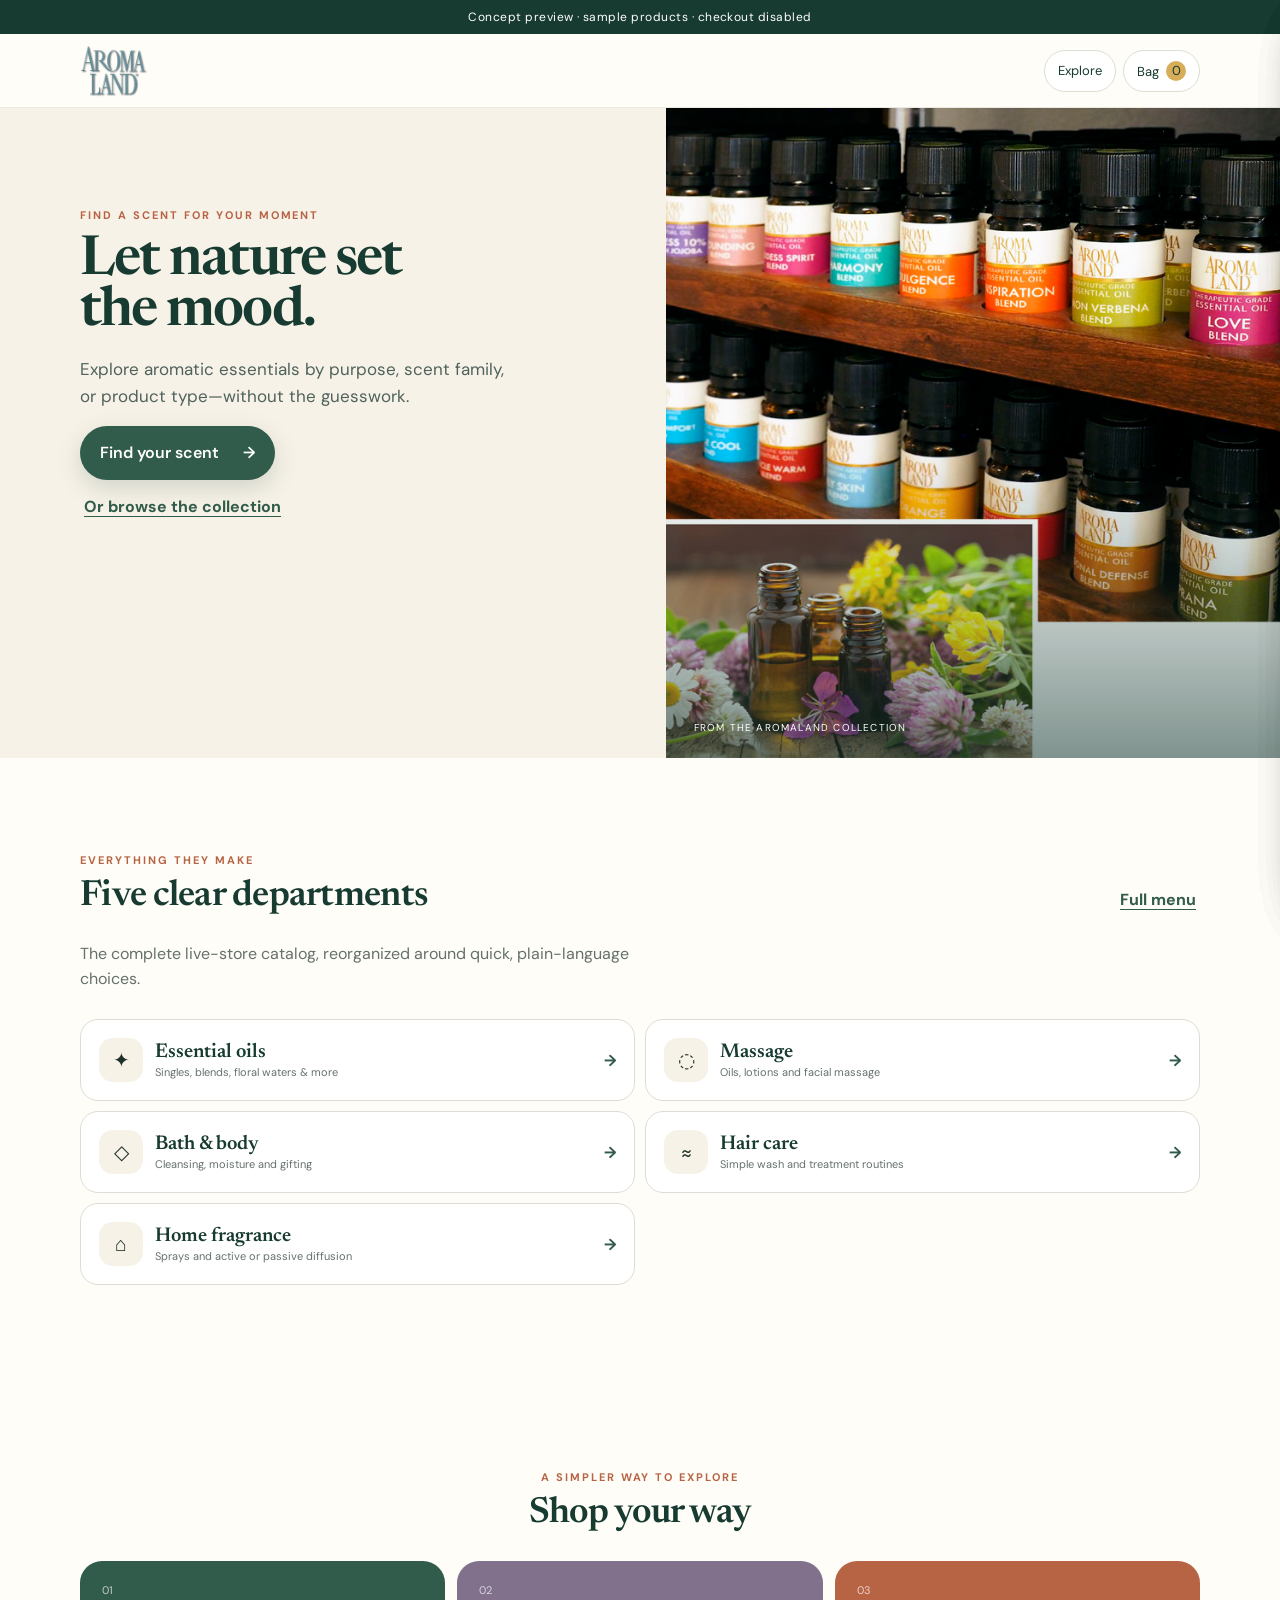
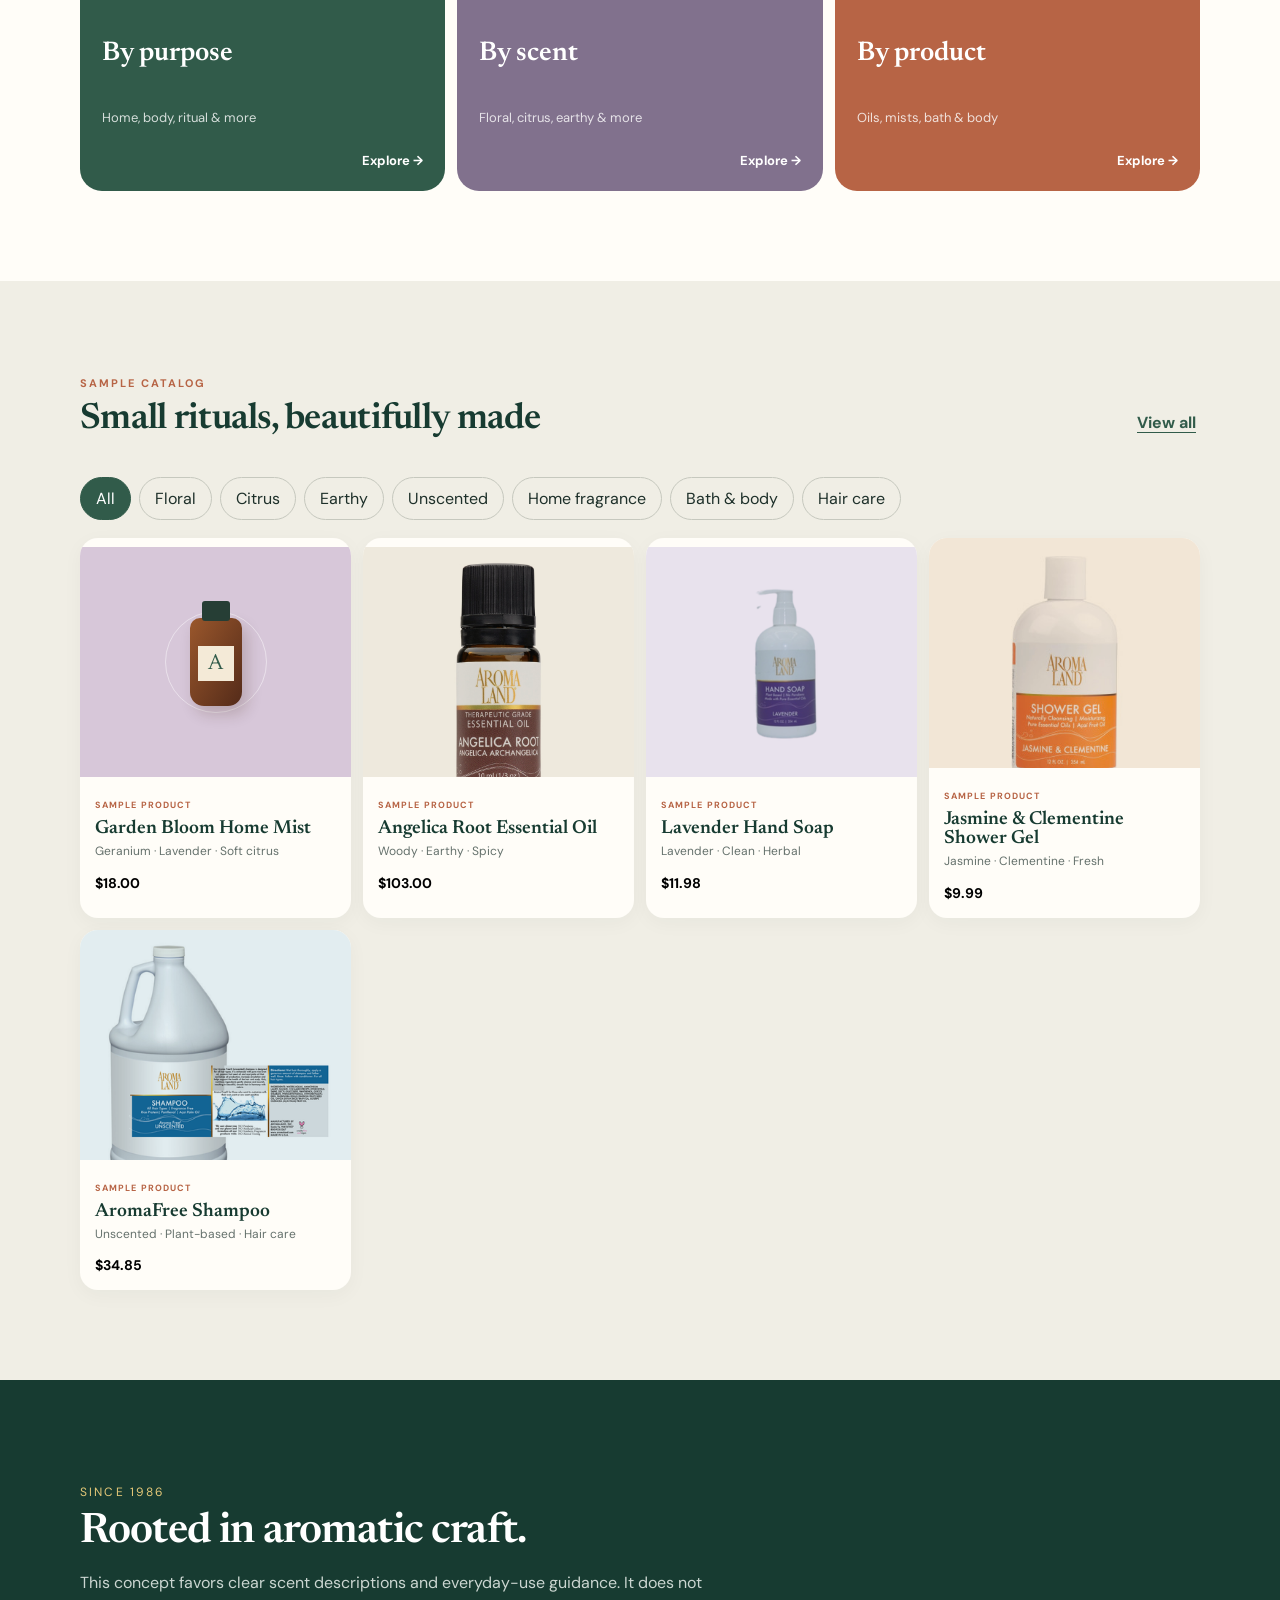
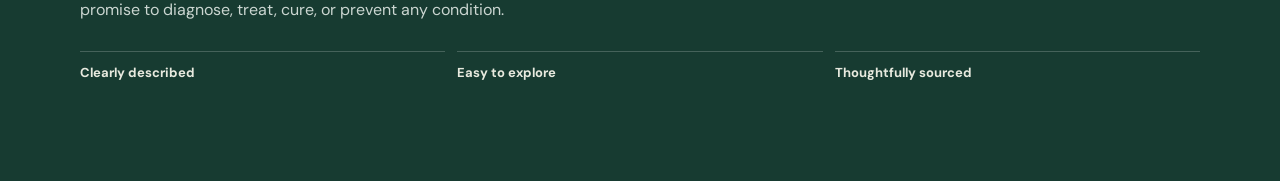
<file: aromaland-storefront-shell/index.html>
<!doctype html>
<html lang="en">
<head>
  <meta charset="utf-8" />
  <meta name="viewport" content="width=device-width, initial-scale=1" />
  <meta name="theme-color" content="#315b4a" />
  <title>Aromaland — Mobile Storefront Concept</title>
  <meta name="description" content="A mobile-first Aromaland storefront concept using sample product data." />
  <link rel="preconnect" href="https://fonts.googleapis.com">
  <link rel="preconnect" href="https://fonts.gstatic.com" crossorigin>
  <link href="https://fonts.googleapis.com/css2?family=DM+Sans:wght@400;500;600;700&family=Newsreader:opsz,wght@6..72,500;6..72,600&display=swap" rel="stylesheet">
  <link rel="stylesheet" href="styles.css" />
</head>
<body>
  <div class="demo-bar">Concept preview · sample products · checkout disabled</div>
  <header class="site-header">
    <a class="brand" href="#home" aria-label="Aromaland concept home">
      <img src="assets/images/aromaland-logo.webp" alt="Aromaland" />
    </a>
    <div class="header-actions"><button class="icon-button" id="menuButton" aria-label="Explore all departments">Explore</button><button class="icon-button" id="cartButton" aria-label="Open demo bag">Bag <span id="bagCount">0</span></button></div>
  </header>

  <main id="app">
    <section class="hero" id="home">
      <div class="eyebrow">Find a scent for your moment</div>
      <h1>Let nature set the mood.</h1>
      <p>Explore aromatic essentials by purpose, scent family, or product type—without the guesswork.</p>
      <button class="primary" data-action="start-quiz">Find your scent <span>→</span></button>
      <button class="text-link" data-scroll="shop">Or browse the collection</button>
      <figure class="hero-photo"><img src="assets/images/hero-essential-oils.jpg" alt="Aromaland essential oil collection displayed with aromatic flowers" /><figcaption>From the Aromaland collection</figcaption></figure>
    </section>

    <section class="departments" id="departments">
      <div class="section-heading row"><div><span class="eyebrow">Everything they make</span><h2>Five clear departments</h2></div><button class="text-link" data-action="open-menu">Full menu</button></div>
      <p class="section-intro">The complete live-store catalog, reorganized around quick, plain-language choices.</p>
      <div class="department-grid" id="departmentGrid"></div>
    </section>

    <section class="browse" id="shop">
      <div class="section-heading"><span class="eyebrow">A simpler way to explore</span><h2>Shop your way</h2></div>
      <div class="shop-paths">
        <button class="path-card" data-filter-type="purpose"><span>01</span><strong>By purpose</strong><small>Home, body, ritual & more</small><b>Explore →</b></button>
        <button class="path-card lavender" data-filter-type="scent"><span>02</span><strong>By scent</strong><small>Floral, citrus, earthy & more</small><b>Explore →</b></button>
        <button class="path-card clay" data-filter-type="type"><span>03</span><strong>By product</strong><small>Oils, mists, bath & body</small><b>Explore →</b></button>
      </div>
    </section>

    <section class="featured">
      <div class="section-heading row"><div><span class="eyebrow">Sample catalog</span><h2>Small rituals, beautifully made</h2></div><button class="text-link" data-filter-type="all">View all</button></div>
      <div class="chip-row" id="chips" aria-label="Product filters"></div>
      <div class="product-grid" id="productGrid"></div>
    </section>

    <section class="trust">
      <span>Since 1986</span><h2>Rooted in aromatic craft.</h2>
      <p>This concept favors clear scent descriptions and everyday-use guidance. It does not promise to diagnose, treat, cure, or prevent any condition.</p>
      <div><b>Clearly described</b><b>Easy to explore</b><b>Thoughtfully sourced</b></div>
    </section>
  </main>

  <nav class="bottom-nav" aria-label="Primary navigation">
    <a href="#home" class="active"><span>⌂</span>Home</a>
    <a href="#shop"><span>⌕</span>Shop</a>
    <button data-action="start-quiz"><span>✿</span>Find a scent</button>
    <button id="bagNav"><span>□</span>Bag</button>
  </nav>

  <div class="sheet-backdrop" id="backdrop" hidden></div>
  <aside class="sheet" id="quizSheet" aria-hidden="true" aria-label="Find your scent">
    <div class="sheet-handle"></div><button class="close" data-close aria-label="Close">×</button>
    <div id="quizContent"></div>
  </aside>
  <aside class="sheet" id="productSheet" aria-hidden="true" aria-label="Product details"><div class="sheet-handle"></div><button class="close" data-close aria-label="Close">×</button><div id="productContent"></div></aside>
  <aside class="sheet" id="cartSheet" aria-hidden="true" aria-label="Demo bag"><div class="sheet-handle"></div><button class="close" data-close aria-label="Close">×</button><div id="cartContent"></div></aside>
  <aside class="sheet menu-sheet" id="menuSheet" aria-hidden="true" aria-label="Explore Aromaland departments"><div class="sheet-handle"></div><button class="close" data-close aria-label="Close">×</button><div id="menuContent"></div></aside>

  <script src="app.js"></script>
</body>
</html>
</file>
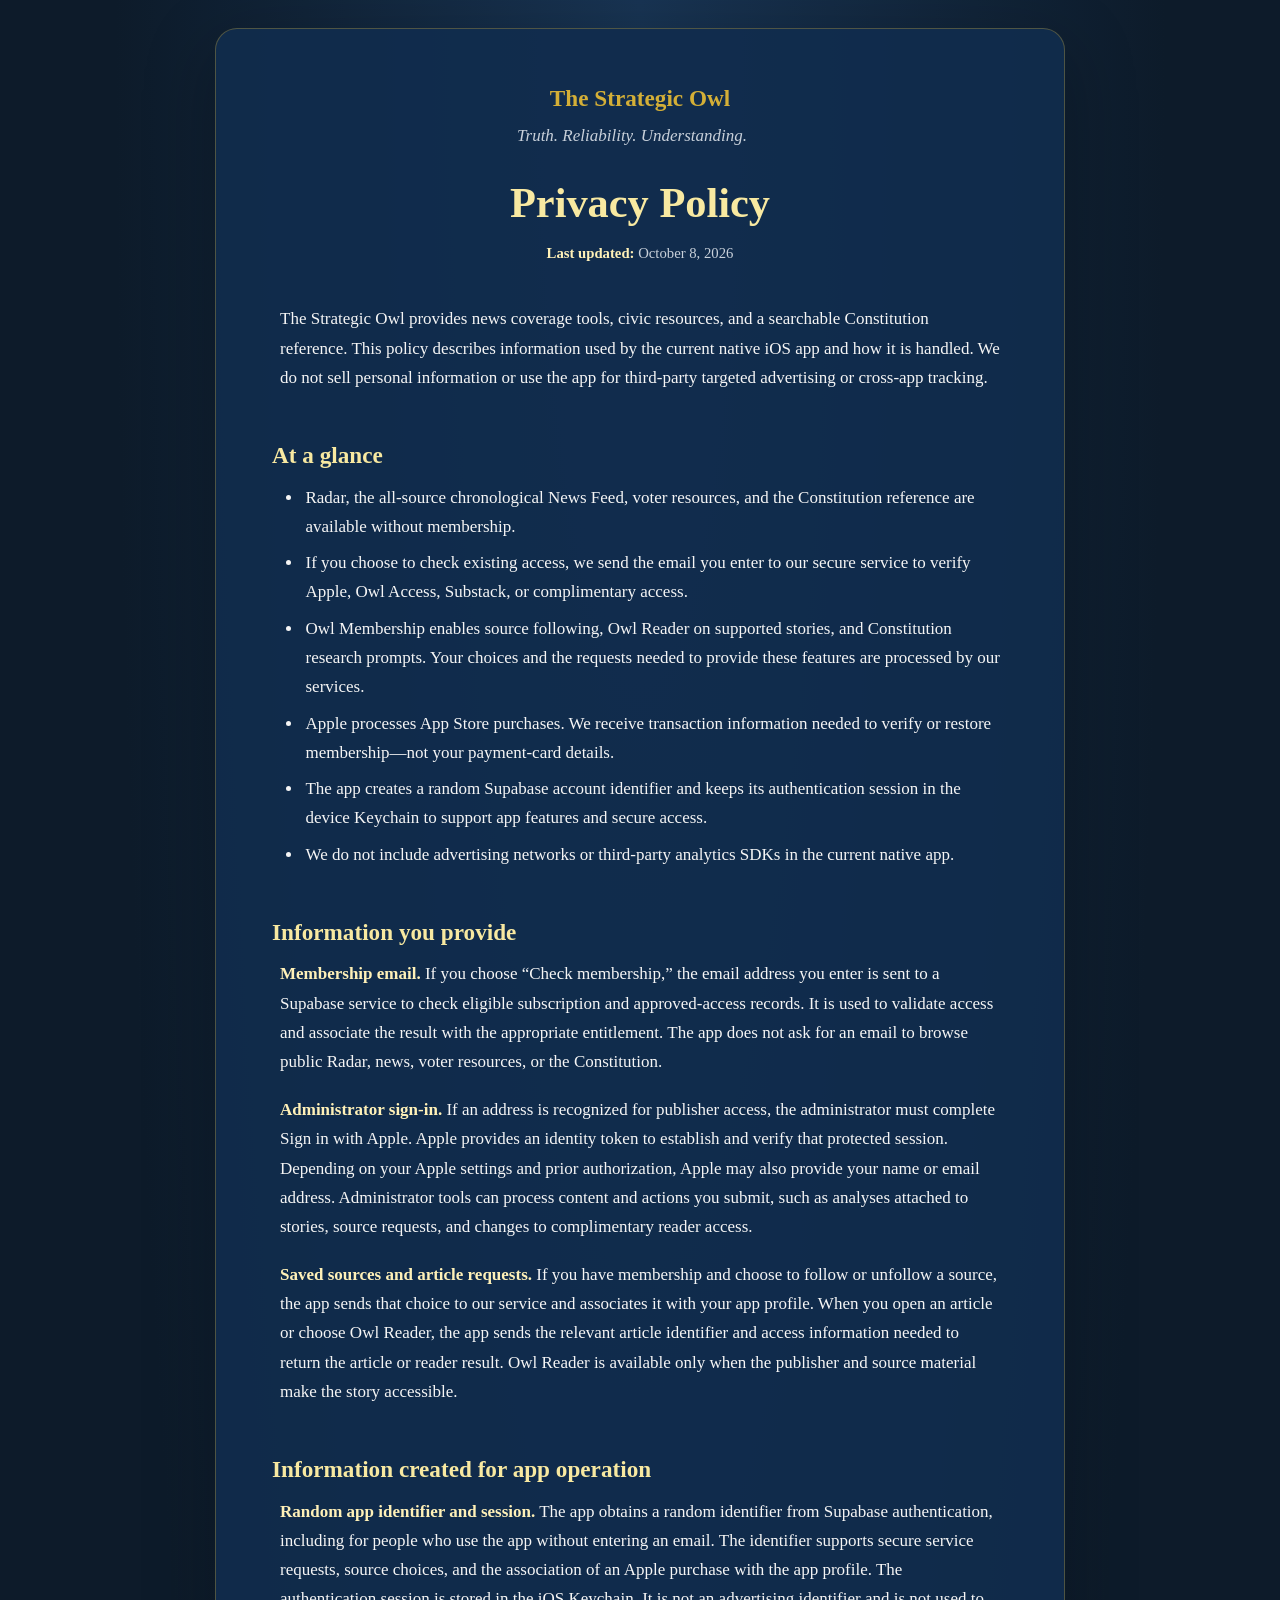
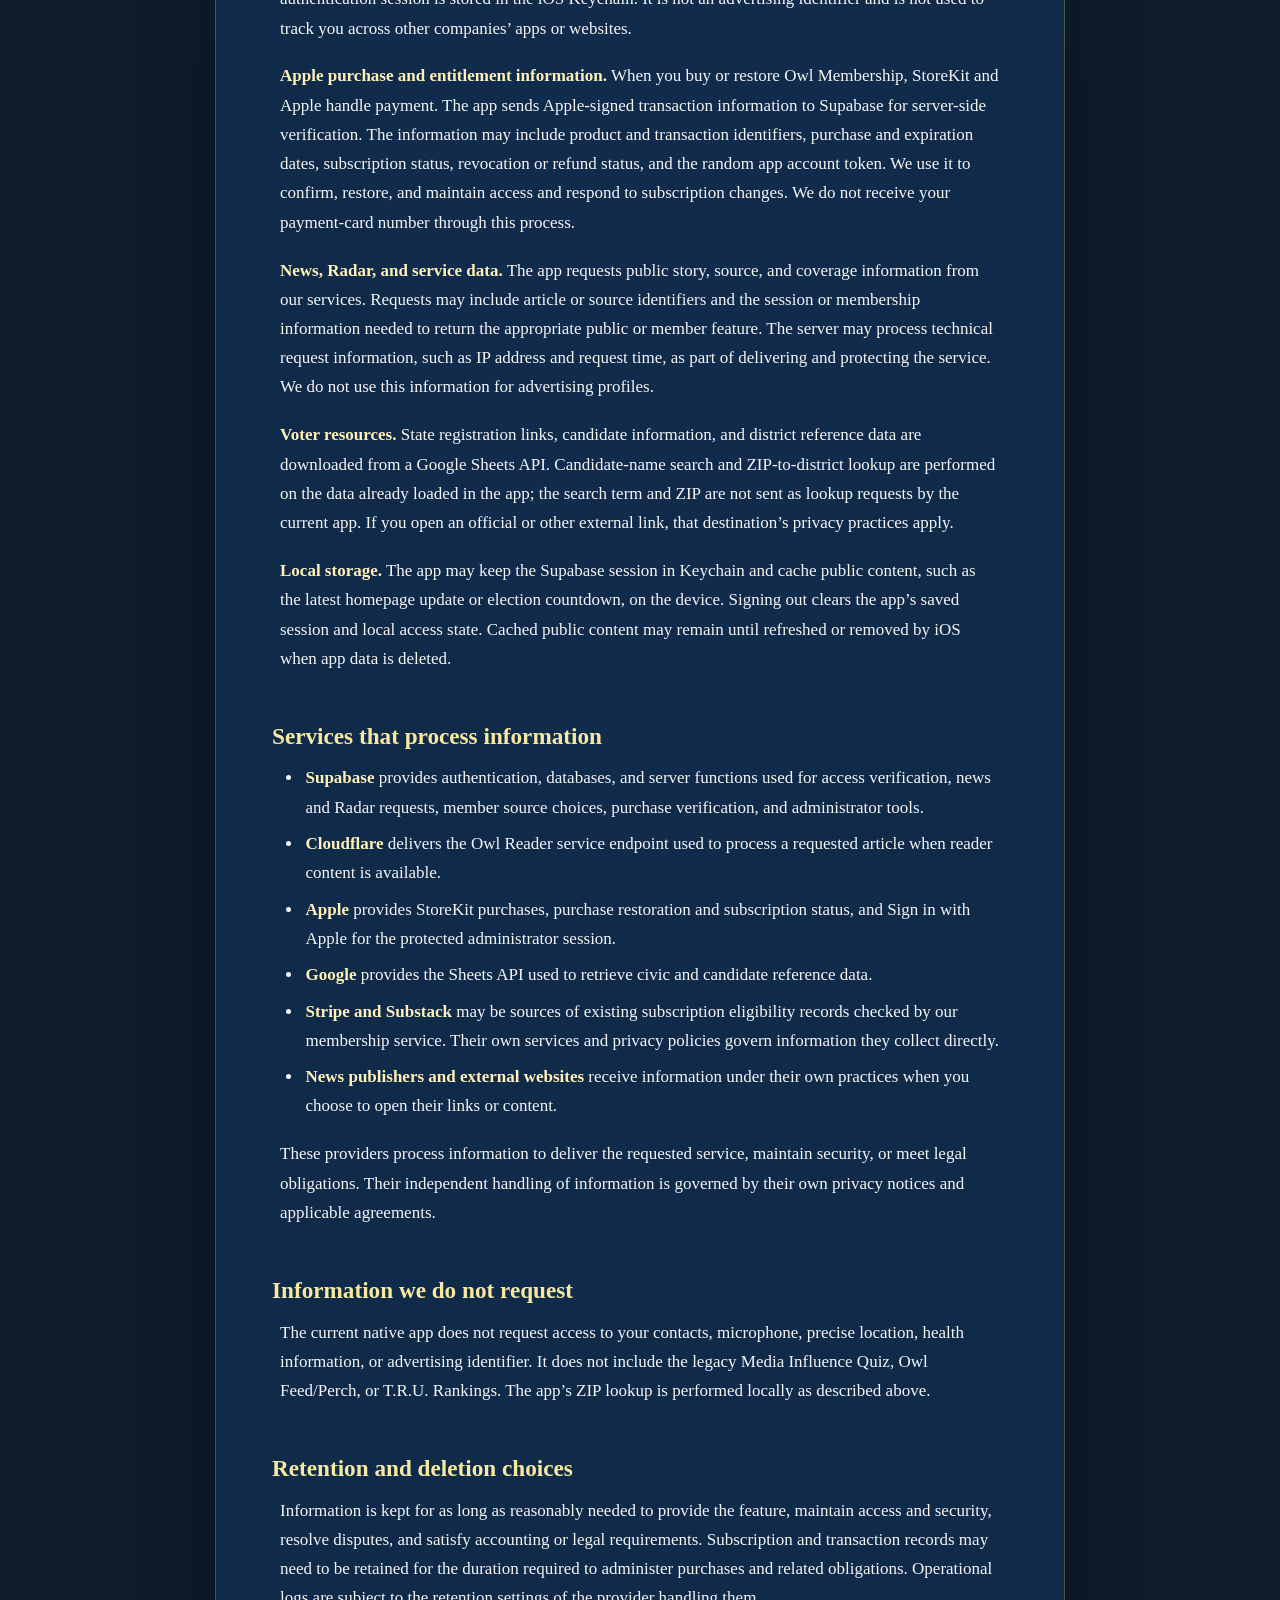
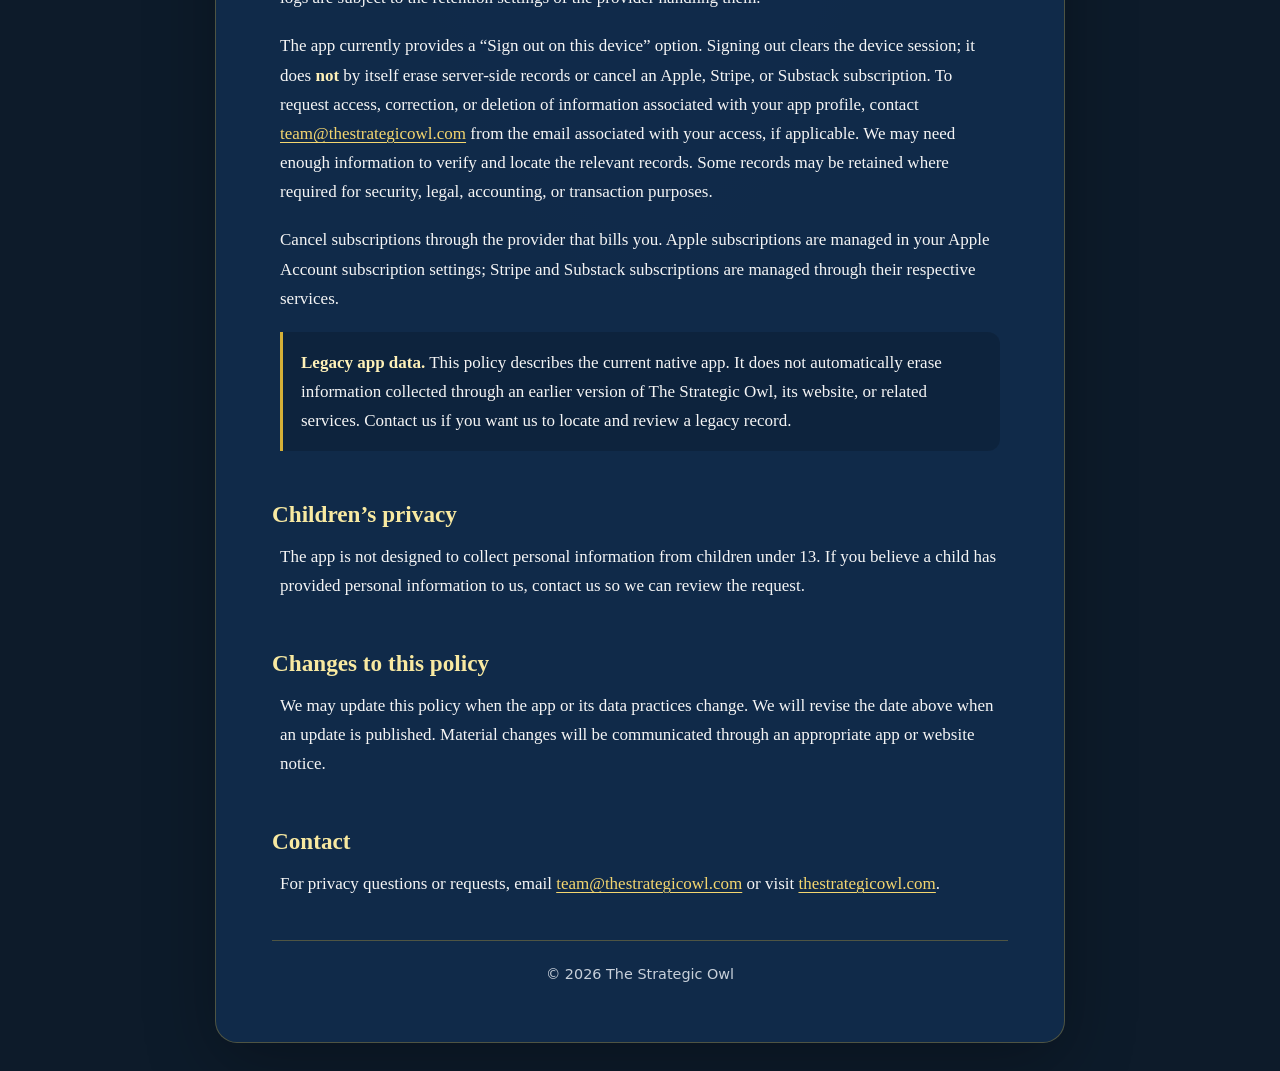
<file: TSO-v2-updated/privacy/index.html>
<!doctype html>
<html lang="en">
<head>
  <meta charset="utf-8">
  <meta name="viewport" content="width=device-width, initial-scale=1">
  <meta http-equiv="refresh" content="0; url=../privacy.html">
  <link rel="canonical" href="../privacy.html">
  <title>Privacy Policy | The Strategic Owl</title>
</head>
<body>
  <p>Opening The Strategic Owl <a href="../privacy.html">Privacy Policy</a>…</p>
</body>
</html>
</file>
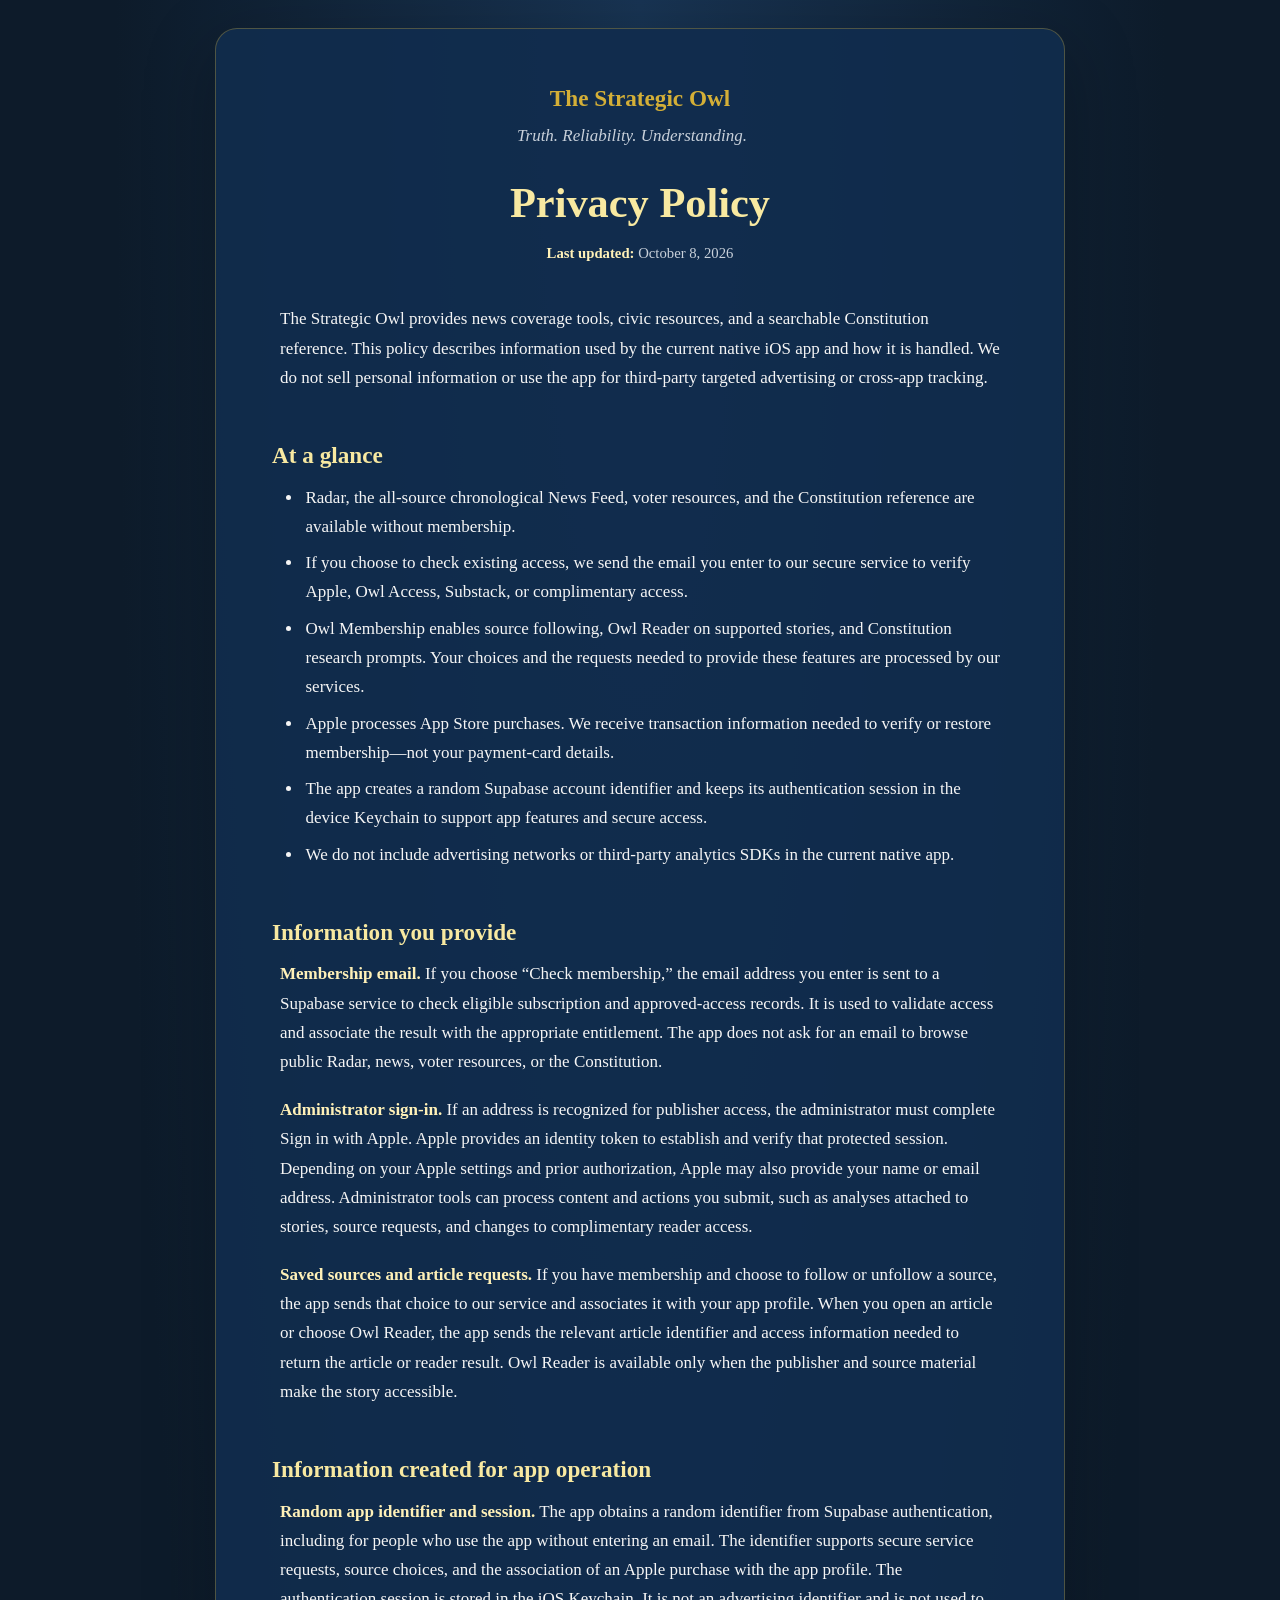
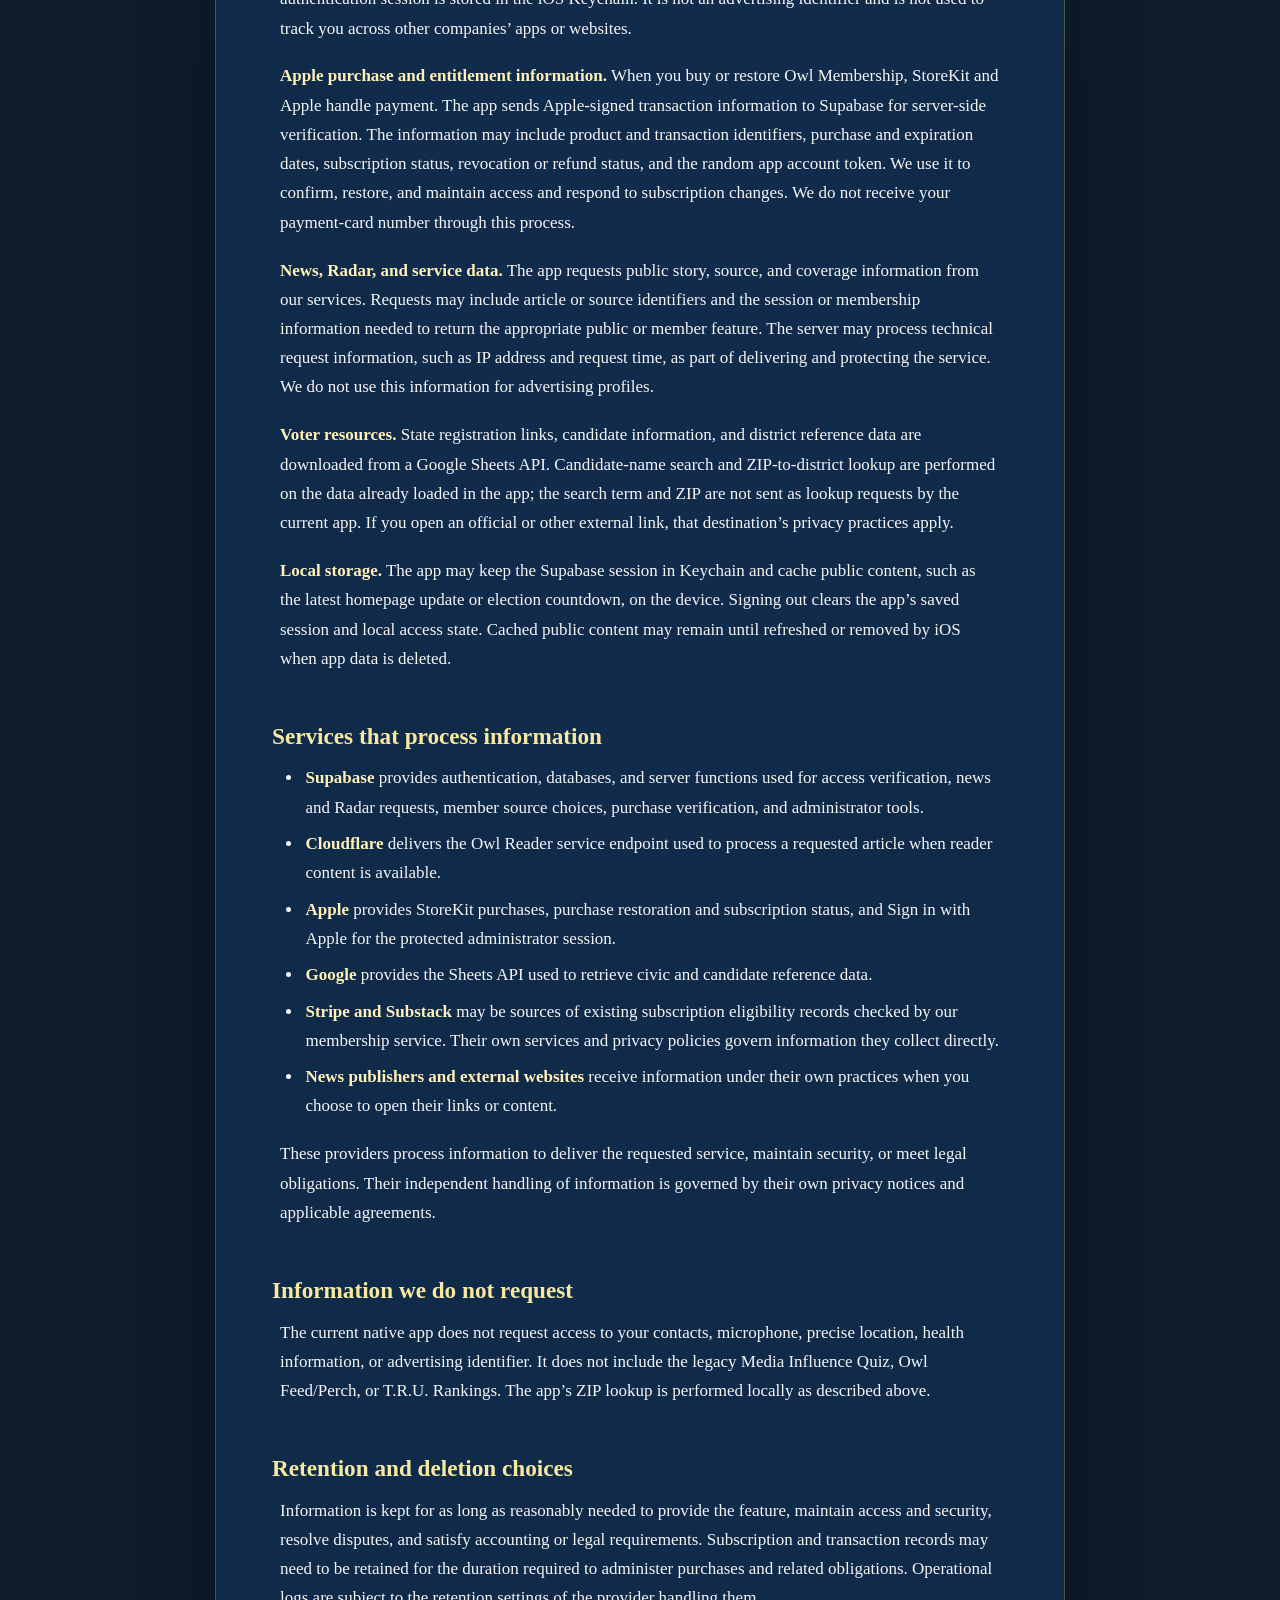
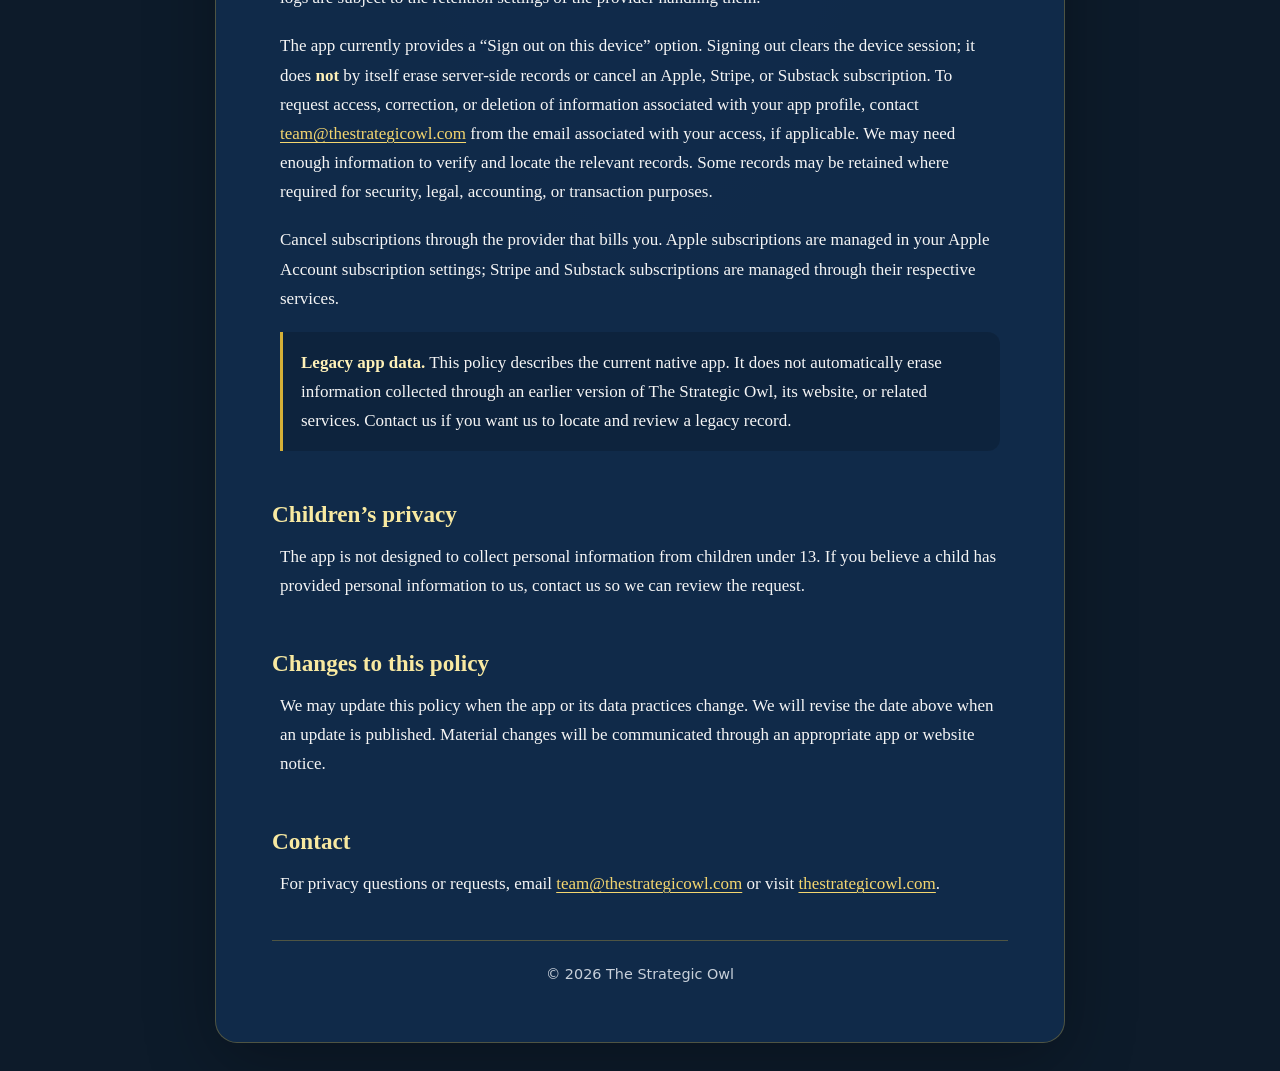
<file: TSO-v2-updated/privacy.html>
<!doctype html>
<html lang="en">
<head>
  <meta charset="utf-8">
  <meta name="viewport" content="width=device-width, initial-scale=1">
  <meta name="description" content="Privacy Policy for The Strategic Owl. Learn what information the app uses, why it is used, and how to request deletion.">
  <meta name="theme-color" content="#0D1B2A">
  <title>Privacy Policy | The Strategic Owl</title>
  <style>
    :root {
      color-scheme: dark light;
      --navy: #0D1B2A;
      --panel: #112D4E;
      --gold: #D4AF37;
      --gold-soft: #F8E9A1;
      --text: #F5F5F5;
      --muted: #C8D0DA;
      --line: rgba(212, 175, 55, .32);
    }
    * { box-sizing: border-box; }
    body {
      margin: 0;
      padding: 28px 16px;
      background: radial-gradient(ellipse at top, #183453 0, var(--navy) 58%);
      color: var(--text);
      font: 17px/1.72 Georgia, "Times New Roman", serif;
    }
    main {
      max-width: 850px;
      margin: 0 auto;
      padding: clamp(24px, 6vw, 56px);
      border: 1px solid var(--line);
      border-radius: 22px;
      background: color-mix(in srgb, var(--panel) 91%, transparent);
      box-shadow: 0 20px 70px rgba(0, 0, 0, .28);
    }
    header { text-align: center; margin-bottom: 38px; }
    .brand { color: var(--gold); font: 700 1.45rem/1.2 Georgia, serif; }
    .motto { margin: 8px 0 26px; color: var(--muted); font-style: italic; }
    h1, h2 { color: var(--gold-soft); font-family: Georgia, "Times New Roman", serif; line-height: 1.25; }
    h1 { margin: 0 0 12px; font-size: clamp(2rem, 6vw, 2.65rem); }
    h2 { margin: 2.1em 0 .55em; font-size: 1.45rem; }
    p, ul { max-width: 720px; margin: 0 auto 1.1em; }
    ul { padding-left: 1.35em; }
    li { margin: .42em 0; padding-left: .15em; }
    strong { color: #FFF1B8; }
    a { color: #F4D66F; text-underline-offset: 3px; }
    a:hover { color: #FFF1B8; }
    .updated { color: var(--muted); font-size: .92rem; text-align: center; }
    .callout { padding: 16px 18px; border-left: 3px solid var(--gold); background: rgba(0, 0, 0, .16); border-radius: 0 12px 12px 0; }
    footer { margin-top: 42px; padding-top: 22px; border-top: 1px solid var(--line); text-align: center; color: var(--muted); font: .9rem/1.6 system-ui, sans-serif; }
    @media (max-width: 560px) {
      body { padding: 12px; font-size: 16px; }
      main { padding: 23px 19px; border-radius: 17px; }
      h2 { font-size: 1.28rem; }
    }
    @media print {
      body { padding: 0; color: #171717; background: white; font: 12pt/1.6 Georgia, serif; }
      main { max-width: none; padding: 0; color: #171717; background: white; border: 0; box-shadow: none; }
      h1, h2, strong, .brand { color: #222; }
      a { color: #111; }
    }
  </style>
</head>
<body>
<main>
  <header>
    <div class="brand">The Strategic Owl</div>
    <p class="motto">Truth. Reliability. Understanding.</p>
    <h1>Privacy Policy</h1>
    <p class="updated"><strong>Last updated:</strong> October 8, 2026</p>
  </header>

  <p>The Strategic Owl provides news coverage tools, civic resources, and a searchable Constitution reference. This policy describes information used by the current native iOS app and how it is handled. We do not sell personal information or use the app for third-party targeted advertising or cross-app tracking.</p>

  <h2>At a glance</h2>
  <ul>
    <li>Radar, the all-source chronological News Feed, voter resources, and the Constitution reference are available without membership.</li>
    <li>If you choose to check existing access, we send the email you enter to our secure service to verify Apple, Owl Access, Substack, or complimentary access.</li>
    <li>Owl Membership enables source following, Owl Reader on supported stories, and Constitution research prompts. Your choices and the requests needed to provide these features are processed by our services.</li>
    <li>Apple processes App Store purchases. We receive transaction information needed to verify or restore membership—not your payment-card details.</li>
    <li>The app creates a random Supabase account identifier and keeps its authentication session in the device Keychain to support app features and secure access.</li>
    <li>We do not include advertising networks or third-party analytics SDKs in the current native app.</li>
  </ul>

  <h2>Information you provide</h2>
  <p><strong>Membership email.</strong> If you choose “Check membership,” the email address you enter is sent to a Supabase service to check eligible subscription and approved-access records. It is used to validate access and associate the result with the appropriate entitlement. The app does not ask for an email to browse public Radar, news, voter resources, or the Constitution.</p>

  <p><strong>Administrator sign-in.</strong> If an address is recognized for publisher access, the administrator must complete Sign in with Apple. Apple provides an identity token to establish and verify that protected session. Depending on your Apple settings and prior authorization, Apple may also provide your name or email address. Administrator tools can process content and actions you submit, such as analyses attached to stories, source requests, and changes to complimentary reader access.</p>

  <p><strong>Saved sources and article requests.</strong> If you have membership and choose to follow or unfollow a source, the app sends that choice to our service and associates it with your app profile. When you open an article or choose Owl Reader, the app sends the relevant article identifier and access information needed to return the article or reader result. Owl Reader is available only when the publisher and source material make the story accessible.</p>

  <h2>Information created for app operation</h2>
  <p><strong>Random app identifier and session.</strong> The app obtains a random identifier from Supabase authentication, including for people who use the app without entering an email. The identifier supports secure service requests, source choices, and the association of an Apple purchase with the app profile. The authentication session is stored in the iOS Keychain. It is not an advertising identifier and is not used to track you across other companies’ apps or websites.</p>

  <p><strong>Apple purchase and entitlement information.</strong> When you buy or restore Owl Membership, StoreKit and Apple handle payment. The app sends Apple-signed transaction information to Supabase for server-side verification. The information may include product and transaction identifiers, purchase and expiration dates, subscription status, revocation or refund status, and the random app account token. We use it to confirm, restore, and maintain access and respond to subscription changes. We do not receive your payment-card number through this process.</p>

  <p><strong>News, Radar, and service data.</strong> The app requests public story, source, and coverage information from our services. Requests may include article or source identifiers and the session or membership information needed to return the appropriate public or member feature. The server may process technical request information, such as IP address and request time, as part of delivering and protecting the service. We do not use this information for advertising profiles.</p>

  <p><strong>Voter resources.</strong> State registration links, candidate information, and district reference data are downloaded from a Google Sheets API. Candidate-name search and ZIP-to-district lookup are performed on the data already loaded in the app; the search term and ZIP are not sent as lookup requests by the current app. If you open an official or other external link, that destination’s privacy practices apply.</p>

  <p><strong>Local storage.</strong> The app may keep the Supabase session in Keychain and cache public content, such as the latest homepage update or election countdown, on the device. Signing out clears the app’s saved session and local access state. Cached public content may remain until refreshed or removed by iOS when app data is deleted.</p>

  <h2>Services that process information</h2>
  <ul>
    <li><strong>Supabase</strong> provides authentication, databases, and server functions used for access verification, news and Radar requests, member source choices, purchase verification, and administrator tools.</li>
    <li><strong>Cloudflare</strong> delivers the Owl Reader service endpoint used to process a requested article when reader content is available.</li>
    <li><strong>Apple</strong> provides StoreKit purchases, purchase restoration and subscription status, and Sign in with Apple for the protected administrator session.</li>
    <li><strong>Google</strong> provides the Sheets API used to retrieve civic and candidate reference data.</li>
    <li><strong>Stripe and Substack</strong> may be sources of existing subscription eligibility records checked by our membership service. Their own services and privacy policies govern information they collect directly.</li>
    <li><strong>News publishers and external websites</strong> receive information under their own practices when you choose to open their links or content.</li>
  </ul>
  <p>These providers process information to deliver the requested service, maintain security, or meet legal obligations. Their independent handling of information is governed by their own privacy notices and applicable agreements.</p>

  <h2>Information we do not request</h2>
  <p>The current native app does not request access to your contacts, microphone, precise location, health information, or advertising identifier. It does not include the legacy Media Influence Quiz, Owl Feed/Perch, or T.R.U. Rankings. The app’s ZIP lookup is performed locally as described above.</p>

  <h2>Retention and deletion choices</h2>
  <p>Information is kept for as long as reasonably needed to provide the feature, maintain access and security, resolve disputes, and satisfy accounting or legal requirements. Subscription and transaction records may need to be retained for the duration required to administer purchases and related obligations. Operational logs are subject to the retention settings of the provider handling them.</p>

  <p>The app currently provides a “Sign out on this device” option. Signing out clears the device session; it does <strong>not</strong> by itself erase server-side records or cancel an Apple, Stripe, or Substack subscription. To request access, correction, or deletion of information associated with your app profile, contact <a href="mailto:team@thestrategicowl.com">team@thestrategicowl.com</a> from the email associated with your access, if applicable. We may need enough information to verify and locate the relevant records. Some records may be retained where required for security, legal, accounting, or transaction purposes.</p>

  <p>Cancel subscriptions through the provider that bills you. Apple subscriptions are managed in your Apple Account subscription settings; Stripe and Substack subscriptions are managed through their respective services.</p>

  <p class="callout"><strong>Legacy app data.</strong> This policy describes the current native app. It does not automatically erase information collected through an earlier version of The Strategic Owl, its website, or related services. Contact us if you want us to locate and review a legacy record.</p>

  <h2>Children’s privacy</h2>
  <p>The app is not designed to collect personal information from children under 13. If you believe a child has provided personal information to us, contact us so we can review the request.</p>

  <h2>Changes to this policy</h2>
  <p>We may update this policy when the app or its data practices change. We will revise the date above when an update is published. Material changes will be communicated through an appropriate app or website notice.</p>

  <h2>Contact</h2>
  <p>For privacy questions or requests, email <a href="mailto:team@thestrategicowl.com">team@thestrategicowl.com</a> or visit <a href="https://thestrategicowl.com">thestrategicowl.com</a>.</p>

  <footer>© 2026 The Strategic Owl</footer>
</main>
</body>
</html>
</file>
<file: aromaland-storefront-shell/styles.css>
:root{--forest:#315b4a;--forest-dark:#173b31;--cream:#f7f2e8;--paper:#fffdf8;--gold:#d8ad58;--clay:#b76445;--lavender:#81718d;--ink:#1e302a;--muted:#65716c;--line:#deddd4;--radius:26px;--shadow:0 20px 50px rgba(30,48,42,.13)}
*{box-sizing:border-box}html{scroll-behavior:smooth}body{margin:0;background:var(--paper);color:var(--ink);font-family:"DM Sans",sans-serif;padding-bottom:82px}button,a{font:inherit}button{cursor:pointer}.demo-bar{background:var(--forest-dark);color:#fff;text-align:center;font-size:12px;letter-spacing:.04em;padding:9px}.site-header{height:74px;padding:0 20px;display:flex;align-items:center;justify-content:space-between;background:rgba(255,253,248,.94);position:sticky;top:0;z-index:20;border-bottom:1px solid rgba(222,221,212,.6);backdrop-filter:blur(12px)}.brand{display:flex;align-items:center;gap:10px;color:var(--forest-dark);text-decoration:none;font-weight:700;letter-spacing:.16em;font-size:14px}.brand small{display:block;font-size:8px;letter-spacing:.18em;font-weight:500;margin-top:2px}.brand-mark{height:38px;width:38px;border-radius:50% 50% 48% 52%/58% 55% 45% 42%;display:grid;place-items:center;background:var(--forest);color:var(--cream);font-family:Newsreader;font-size:22px}.icon-button{border:1px solid var(--line);background:white;border-radius:999px;padding:10px 13px;color:var(--forest-dark);font-size:13px}.icon-button span{background:var(--gold);border-radius:50%;display:inline-grid;place-items:center;width:20px;height:20px;margin-left:4px}.hero{min-height:620px;background:var(--cream);padding:68px 24px 0;position:relative;overflow:hidden}.eyebrow{text-transform:uppercase;letter-spacing:.18em;font-size:11px;font-weight:700;color:var(--clay)}h1,h2,h3{font-family:Newsreader,serif;color:var(--forest-dark);font-weight:600}h1{font-size:55px;line-height:.92;letter-spacing:-.035em;max-width:370px;margin:15px 0 18px}h2{font-size:36px;line-height:1.02;letter-spacing:-.02em;margin:10px 0}.hero p{font-size:17px;line-height:1.55;max-width:430px;color:#4f625b}.primary{background:var(--forest);color:white;border:0;padding:16px 20px;border-radius:999px;font-weight:600;min-height:54px;display:flex;gap:24px;align-items:center;justify-content:center;box-shadow:0 8px 24px rgba(49,91,74,.2)}.text-link{border:0;background:none;color:var(--forest);font-weight:700;padding:16px 4px;text-decoration:underline;text-underline-offset:4px}.hero .text-link{display:block}.hero-art{height:240px;margin-top:30px;position:relative}.sun{position:absolute;width:225px;height:225px;border-radius:50%;background:#e5c878;left:50%;transform:translateX(-50%);bottom:-55px}.bottle{position:absolute;width:94px;height:165px;background:linear-gradient(110deg,#d18942,#7d3f20);border-radius:22px 22px 28px 28px;bottom:5px;left:50%;transform:translateX(-50%);box-shadow:10px 18px 28px rgba(61,37,17,.24);display:grid;place-items:center}.bottle:before{content:"";position:absolute;top:-32px;width:52px;height:38px;border-radius:6px 6px 2px 2px;background:#253c33}.bottle span{width:64px;height:74px;background:#f4ead7;display:grid;place-items:center;font:40px Newsreader;color:var(--forest)}.leaf{position:absolute;width:80px;height:32px;border-radius:100% 0 100% 0;background:var(--forest);bottom:25px}.l1{left:16%;transform:rotate(30deg)}.l2{right:14%;transform:rotate(145deg)}.l3{right:25%;bottom:100px;transform:rotate(115deg);background:#74947a}.browse,.featured{padding:64px 20px}.section-heading{text-align:center;margin-bottom:28px}.section-heading.row{display:flex;text-align:left;align-items:end;justify-content:space-between}.shop-paths{display:grid;gap:12px}.path-card{border:0;border-radius:22px;min-height:155px;text-align:left;padding:22px;background:var(--forest);color:#fff;display:grid;grid-template-columns:1fr auto}.path-card span{font-size:11px;opacity:.7}.path-card strong{font:600 27px Newsreader;grid-column:1}.path-card small{font-size:13px;opacity:.8}.path-card b{font-size:13px;grid-column:2;grid-row:2/4;align-self:end}.path-card.lavender{background:var(--lavender)}.path-card.clay{background:var(--clay)}.featured{background:#f0eee5}.chip-row{display:flex;gap:8px;overflow-x:auto;padding-bottom:18px;scrollbar-width:none}.chip{white-space:nowrap;border:1px solid #c6c8be;background:transparent;border-radius:999px;padding:10px 15px;color:var(--ink)}.chip.active{background:var(--forest);color:#fff;border-color:var(--forest)}.product-grid{display:grid;grid-template-columns:repeat(2,1fr);gap:12px}.product-card{background:var(--paper);border:0;border-radius:18px;overflow:hidden;text-align:left;padding:0;box-shadow:0 5px 20px rgba(30,48,42,.04)}.product-art{height:165px;background:var(--tone);display:grid;place-items:center;position:relative;overflow:hidden}.product-art:before{content:"";width:100px;height:100px;border:1px solid rgba(255,255,255,.45);border-radius:50%;position:absolute}.mini-bottle{width:52px;height:88px;border-radius:10px 10px 14px 14px;background:linear-gradient(120deg,#9a572c,#542b19);box-shadow:5px 8px 15px rgba(60,30,10,.2);position:relative}.mini-bottle:before{content:"";position:absolute;top:-17px;left:12px;width:28px;height:20px;background:#263e35;border-radius:3px}.mini-bottle:after{content:"A";position:absolute;left:8px;top:28px;width:36px;height:35px;background:#f4ead7;color:var(--forest);display:grid;place-items:center;font:22px Newsreader}.product-info{padding:15px}.sample-label{font-size:9px;text-transform:uppercase;letter-spacing:.12em;color:var(--clay);font-weight:700}.product-info h3{font:600 19px Newsreader;margin:6px 0 5px}.product-info p{font-size:12px;color:var(--muted);margin:0 0 12px;line-height:1.4}.product-info b{font-size:14px}.trust{background:var(--forest-dark);color:#e8eadf;padding:64px 24px}.trust>span{font-size:12px;text-transform:uppercase;letter-spacing:.18em;color:#e5c878}.trust h2{color:#fff;font-size:42px}.trust p{line-height:1.65;color:#cbd6d1}.trust div{display:grid;gap:12px;margin-top:28px}.trust b{border-top:1px solid rgba(255,255,255,.2);padding-top:12px;font-size:13px}.bottom-nav{position:fixed;z-index:30;bottom:0;left:0;right:0;height:74px;background:rgba(255,253,248,.96);border-top:1px solid var(--line);display:grid;grid-template-columns:repeat(4,1fr);backdrop-filter:blur(14px)}.bottom-nav a,.bottom-nav button{border:0;background:none;text-decoration:none;color:var(--muted);font-size:10px;display:flex;flex-direction:column;align-items:center;justify-content:center;gap:4px}.bottom-nav span{font-size:19px}.bottom-nav .active{color:var(--forest);font-weight:700}.sheet-backdrop{position:fixed;inset:0;background:rgba(11,25,20,.5);z-index:40;backdrop-filter:blur(2px)}.sheet{position:fixed;z-index:50;left:0;right:0;bottom:0;max-height:92vh;overflow:auto;background:var(--paper);border-radius:28px 28px 0 0;padding:34px 22px 28px;transform:translateY(105%);transition:.3s ease;box-shadow:var(--shadow)}.sheet.open{transform:translateY(0)}.sheet-handle{width:48px;height:5px;border-radius:5px;background:#d2d1c8;position:absolute;top:10px;left:50%;transform:translateX(-50%)}.close{position:absolute;right:17px;top:17px;border:0;background:#ecebe3;border-radius:50%;width:34px;height:34px;font-size:24px;color:var(--ink)}.progress{font-size:12px;color:var(--muted);margin-bottom:20px}.quiz-options{display:grid;gap:11px;margin:26px 0}.option{border:1px solid var(--line);background:white;border-radius:16px;padding:17px;text-align:left;font-weight:600;color:var(--forest-dark)}.option small{display:block;color:var(--muted);font-weight:400;margin-top:5px}.result-card{background:var(--cream);border-radius:22px;padding:20px;margin:20px 0}.result-card .product-art{border-radius:16px;margin:5px 0 18px}.note{font-size:12px;line-height:1.5;color:var(--muted);background:#f0eee6;padding:12px;border-radius:12px}.detail-art{height:240px;border-radius:20px;margin-bottom:22px}.detail-list{display:grid;grid-template-columns:1fr 1fr;gap:12px;margin:20px 0}.detail-list div{background:var(--cream);padding:13px;border-radius:13px}.detail-list span{display:block;font-size:10px;text-transform:uppercase;letter-spacing:.1em;color:var(--muted)}.detail-list b{font-size:13px}.full{width:100%}.bag-item{display:flex;justify-content:space-between;border-bottom:1px solid var(--line);padding:16px 0}.disabled{opacity:.45}.fine{font-size:11px;color:var(--muted);line-height:1.5}
@media(min-width:760px){body{padding-bottom:0}.bottom-nav{display:none}.site-header{padding:0 max(32px,calc((100vw - 1120px)/2))}.hero{min-height:650px;padding:100px max(32px,calc((100vw - 1120px)/2));padding-right:50%}.hero-art{position:absolute;right:5%;top:65px;width:42%;height:570px}.sun{width:430px;height:430px;bottom:0}.bottle{width:145px;height:265px;bottom:30px}.bottle:before{top:-44px;width:75px;height:51px}.bottle span{width:95px;height:120px;font-size:58px}.browse,.featured{padding:90px max(32px,calc((100vw - 1120px)/2))}.shop-paths{grid-template-columns:repeat(3,1fr)}.path-card{min-height:230px}.product-grid{grid-template-columns:repeat(4,1fr)}.product-art{height:230px}.trust{padding:100px max(32px,calc((100vw - 1120px)/2))}.trust p{max-width:650px}.trust div{grid-template-columns:repeat(3,1fr)}.sheet{left:auto;width:470px;top:0;border-radius:28px 0 0 28px;max-height:none;transform:translateX(105%);padding:45px 30px}.sheet.open{transform:translateX(0)}}

/* Full-catalog concept navigation and approved Aromaland imagery */
.header-actions{display:flex;gap:7px}.hero-photo{height:255px;margin:34px -24px 0;position:relative;overflow:hidden}.hero-photo img{width:100%;height:100%;object-fit:cover;object-position:center 30%;display:block}.hero-photo:after{content:"";position:absolute;inset:0;background:linear-gradient(180deg,transparent 55%,rgba(23,59,49,.55))}.hero-photo figcaption{position:absolute;z-index:1;bottom:16px;left:24px;color:white;font-size:10px;letter-spacing:.12em;text-transform:uppercase}.departments{padding:64px 20px;background:var(--paper)}.section-intro{color:var(--muted);line-height:1.55;margin:-12px 0 28px;max-width:590px}.department-grid{display:grid;gap:10px}.department-card{border:1px solid var(--line);background:#fff;border-radius:18px;padding:18px;text-align:left;color:var(--ink);display:grid;grid-template-columns:44px 1fr auto;gap:12px;align-items:center}.department-icon{width:44px;height:44px;border-radius:14px;background:var(--cream);display:grid;place-items:center;font-size:20px}.department-card strong{font:600 20px Newsreader;color:var(--forest-dark)}.department-card small{display:block;color:var(--muted);font-size:11px;margin-top:3px;line-height:1.35}.department-card b{color:var(--forest)}.product-art img{width:100%;height:100%;object-fit:contain;padding:12px;mix-blend-mode:multiply}.product-art:has(img):before{display:none}.menu-group{border-top:1px solid var(--line);padding:18px 0;scroll-margin-top:20px}.menu-group h3{margin:0 0 5px;font-size:23px}.menu-group p{color:var(--muted);font-size:12px;margin:0 0 12px}.menu-links{display:flex;flex-wrap:wrap;gap:7px}.menu-links button{border:1px solid var(--line);background:var(--cream);border-radius:999px;padding:9px 12px;color:var(--forest-dark);font-size:12px}.source-note{font-size:10px;color:var(--muted);margin-top:16px}
@media(min-width:760px){.hero-art{display:none}.hero-photo{position:absolute;right:0;top:0;width:48%;height:100%;margin:0}.hero-photo figcaption{left:28px;bottom:24px}.departments{padding:90px max(32px,calc((100vw - 1120px)/2))}.department-grid{grid-template-columns:repeat(2,1fr)}}
.brand img{display:block;width:82px;height:52px;object-fit:contain;object-position:left center}
</file>
